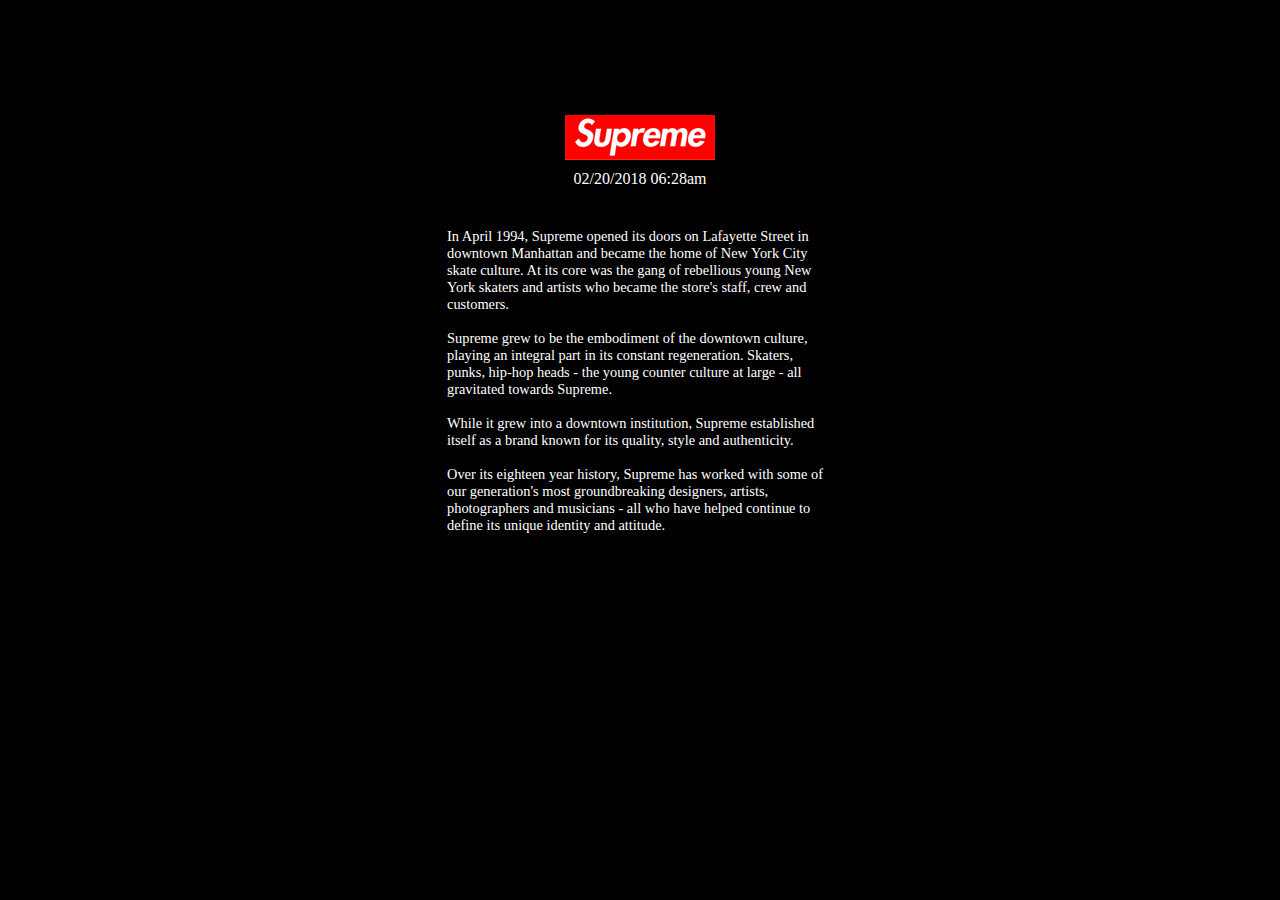
<file: Supreme_clone/about.html>
<!DOCTYPE html>
<html lang="en">
<head>
	<link rel="stylesheet" href="css/font-awesome.css">
		<link rel="stylesheet" type="text/css" href="css/main_about.css">
		<meta charset="UTF-8">
		<meta name="viewport" content="width=device-width, initial-scale=1">
			<script type="text/javascript"
				src="https://ajax.googleapis.com/ajax/libs/jquery/1.12.4/jquery.min.js">
			</script>
	<meta charset="UTF-8">
	<title>Clone</title>
</head>
<body>
	<div class="page-wrapp">
			<header>
				<div class="hgroup">
						<a href="index.html"><h1 class="logo"></h1></a>
						<p id="clock">02/20/2018 06:28am</p>
				</div>
			</header>
			<div class="content clearfix">
				<p>In April 1994, Supreme opened its doors on Lafayette Street in downtown Manhattan and became the home of New York City skate culture. At its core was the gang of rebellious young New York skaters and artists who became the store's staff, crew and customers. </p>
				<br>
				<p>Supreme grew to be the embodiment of the downtown culture, playing an integral part in its constant regeneration. Skaters, punks, hip-hop heads - the young counter culture at large - all gravitated towards Supreme. </p>
					<br>
				<p>While it grew into a downtown institution, Supreme established itself as a brand known for its quality, style and authenticity. </p>
					<br>
				<p>Over its eighteen year history, Supreme has worked with some of our generation's most groundbreaking designers, artists, photographers and musicians - all who have helped continue to define its unique identity and attitude.</p>
	
			</div>
			




<script>document.write('<script src="http://' + (location.host || 'localhost').split(':')[0] + ':35729/livereload.js?snipver=1"></' + 'script>')</script>
</body>
</html>
</file>
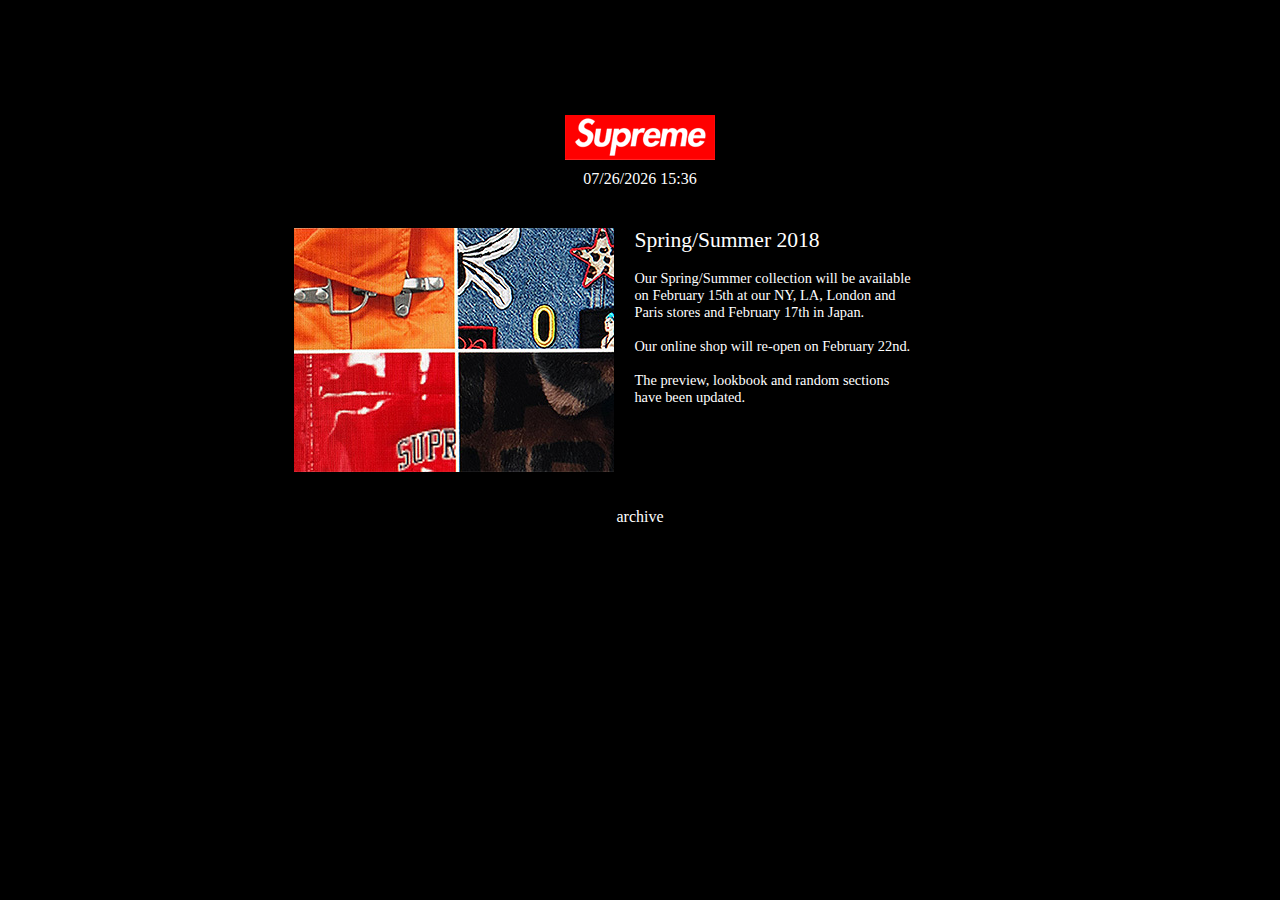
<file: Supreme_clone/index2.html>
<!DOCTYPE html>
<html lang="en">
<head>
	<link rel="stylesheet" href="css/font-awesome.css">
		<link rel="stylesheet" type="text/css" href="css/main_page_2.css">
		<meta charset="UTF-8">
		<meta name="viewport" content="width=device-width, initial-scale=1">
			<script type="text/javascript"
				src="https://ajax.googleapis.com/ajax/libs/jquery/1.12.4/jquery.min.js">
			</script>
	<meta charset="UTF-8">
	<title>Clone</title>
</head>
<body>
	<div class="page-wrapp">
			<header>
				<div class="hgroup">
						<a href="index.html"><h1 class="logo"></h1></a>
						<p id="clock"></p>
				</div>
			</header>
			<div class="content clearfix">
				<img src="img/1.jpg" alt="pic">
				<div class="info">
					<h2>
						Spring/Summer 2018
					</h2>
					<br>
					Our Spring/Summer collection will be available on February 15th at our NY, LA, London and Paris stores and February 17th in Japan.
					<br>
					<br>
					Our online shop will re-open on February 22nd.
					<br>
					<br>
					The preview, lookbook and random sections have been updated.	
				</div>
			</div>
				<div class="archive_link">
					<a href="#">archive</a>
				</div>




<script type="text/javascript" src="js/date_script.js"></script>
</body>
</html>
</file>
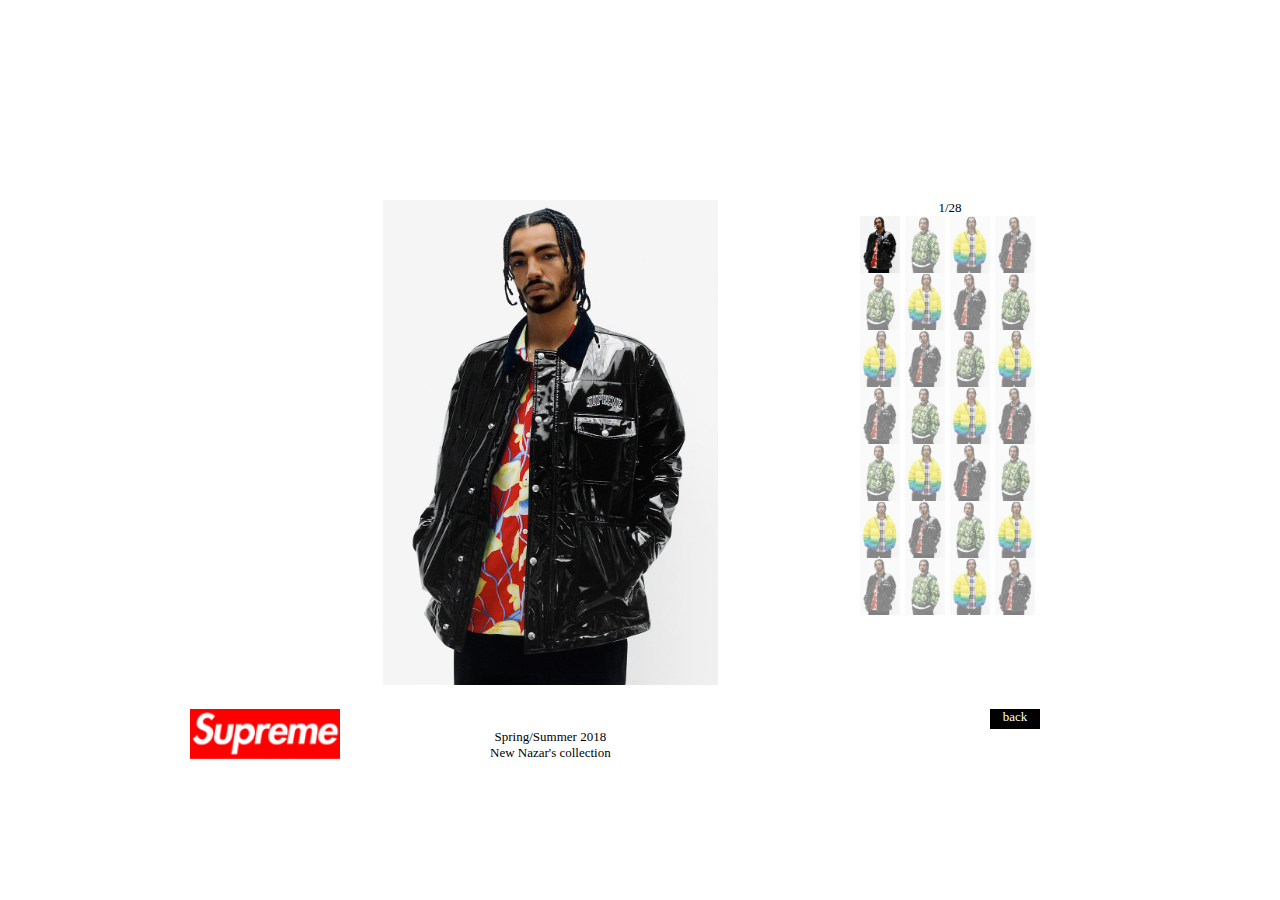
<file: Supreme_clone/index_spring_summer_lookbook.html>
<!DOCTYPE html>
<html lang="en">
	<head>
		<script src="https://code.jquery.com/jquery-3.1.1.min.js" type="text/javascript" ></script>
		<link rel="stylesheet" href="css/font-awesome.css">
		<link rel="stylesheet" type="text/css" href="css/main_spring_summer_2018_lookbook.css">
		<meta charset="UTF-8">
		<meta name="viewport" content="width=device-width, initial-scale=1">
		
		<!-- script for actual date and time-->
		
		<title>Clone</title>
	</head>
	<body>
		<header>
			
		</header>

		<div class="page_wrapp">
			<!-- Large main photo -->
			<div class="gallery-main" style="background-image: url(img_lookbook/1.jpg);">
				
			</div>
				<!-- List of photogallery -->
			<div class="gallery-items-block">
				<div class="counter">
					<span id="item-number">
						1/28
					
					</span>
				</div>
				<ul class="gallery-list">
	              <li class="gallery-item active" id="PP" style="background-image: url('img_lookbook/1.jpg');"></li>
	              <li class="gallery-item"  style="background-image: url('img_lookbook/2.jpg');"></li>
	              <li class="gallery-item" style="background-image: url('img_lookbook/3.jpg');"></li>
	              <li class="gallery-item" style="background-image: url('img_lookbook/1.jpg');"></li>
	              <li class="gallery-item" style="background-image: url('img_lookbook/2.jpg');"></li>
	              <li class="gallery-item" style="background-image: url('img_lookbook/3.jpg');"></li>
	              <li class="gallery-item" style="background-image: url('img_lookbook/1.jpg');"></li>
	              <li class="gallery-item" style="background-image: url('img_lookbook/2.jpg');"></li>
	              <li class="gallery-item" style="background-image: url('img_lookbook/3.jpg');"></li>
	              <li class="gallery-item" style="background-image: url('img_lookbook/1.jpg');"></li>
	              <li class="gallery-item" style="background-image: url('img_lookbook/2.jpg');"></li>
	              <li class="gallery-item" style="background-image: url('img_lookbook/3.jpg');"></li>
	              <li class="gallery-item" style="background-image: url('img_lookbook/1.jpg');"></li>
	              <li class="gallery-item" style="background-image: url('img_lookbook/2.jpg');"></li>
	              <li class="gallery-item" style="background-image: url('img_lookbook/3.jpg');"></li>
	              <li class="gallery-item" style="background-image: url('img_lookbook/1.jpg');"></li>
	              <li class="gallery-item" style="background-image: url('img_lookbook/2.jpg');"></li>
	              <li class="gallery-item" style="background-image: url('img_lookbook/3.jpg');"></li>
	              <li class="gallery-item" style="background-image: url('img_lookbook/1.jpg');"></li>
	              <li class="gallery-item" style="background-image: url('img_lookbook/2.jpg');"></li>
	              <li class="gallery-item" style="background-image: url('img_lookbook/3.jpg');"></li>
	              <li class="gallery-item" style="background-image: url('img_lookbook/1.jpg');"></li>
	              <li class="gallery-item" style="background-image: url('img_lookbook/2.jpg');"></li>
	              <li class="gallery-item" style="background-image: url('img_lookbook/3.jpg');"></li>
	              <li class="gallery-item" style="background-image: url('img_lookbook/1.jpg');"></li>
	              <li class="gallery-item" style="background-image: url('img_lookbook/2.jpg');"></li>
	              <li class="gallery-item" style="background-image: url('img_lookbook/3.jpg');"></li>
	              <li class="gallery-item" style="background-image: url('img_lookbook/1.jpg');"></li>
	          </ul>
			</div>
		</div>
		
			<!-- Script for chanhing main photo-->
				<script src="js/gallery.js"></script>	
				<script>document.write('<script src="http://' + (location.host || 'localhost').split(':')[0] + ':35729/livereload.js?snipver=1"></' + 'script>')</script>
				<script src="js/counter.js"></script>



				
	</body>
	<footer class="clearfix">
			<a href="index.html"><span class="logo" style="background-image: url(img/logo.png);"></span></a>
			<span class="info"><a href="#"> Spring/Summer 2018</a>
				<p>New Nazar's collection</p>
			</span>
			<a  class="back_btn" href="index.html">back</a>
	</footer>
</html>
</file>
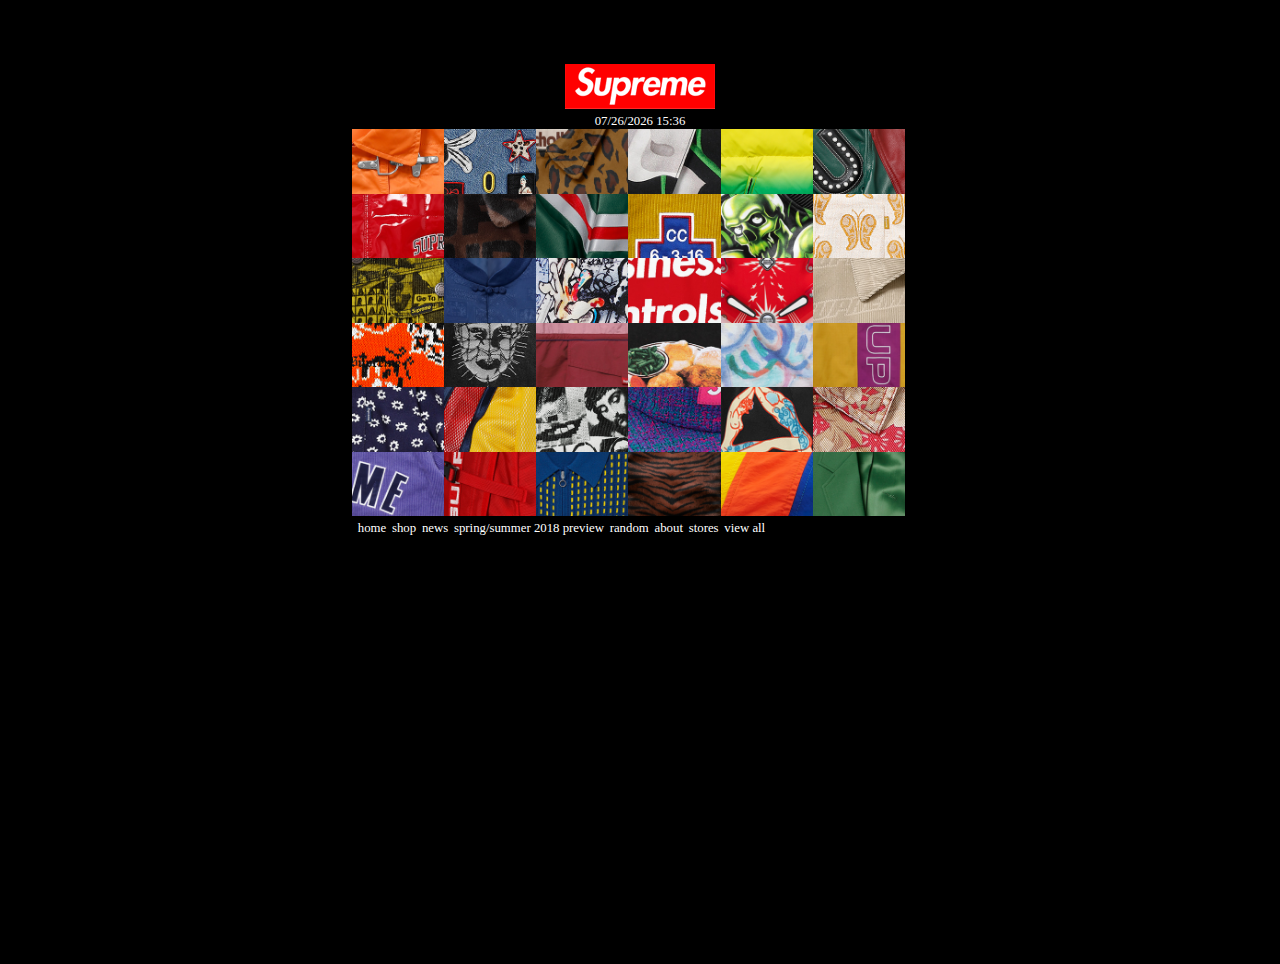
<file: Supreme_clone/spring_summer_2018.html>
<!DOCTYPE html>
<html lang="en">
	<head>
		<link rel="stylesheet" href="css/font-awesome.css">
		<link rel="stylesheet" type="text/css" href="css/main_spring_summer_2018.css">
		<meta charset="UTF-8">
		<meta name="viewport" content="width=device-width, initial-scale=1">
		
		<title>Clone</title>
	</head>
	<body>
	<header>
		<div class="hgroup">
						<a href="index.html"><h1 class="logo"></h1></a>
						<p id="clock"></p>
				</div>
	</header>
		<div class="container">
			<ul >
				<li><a href="#"><img src="img/2.jpg" alt="picture"></a></li>
				<li><a href="#"><img src="img/3.png" alt="picture"></a></li>
				<li><a href="#"><img src="img/4.png" alt="picture"></a></li>
				<li><a href="#"><img src="img/5.png" alt="picture"></a></li>
				<li><a href="#"><img src="img/6.png" alt="picture"></a></li>
				<li><a href="#"><img src="img/7.png" alt="picture"></a></li>
				<li><a href="#"><img src="img/8.png" alt="picture"></a></li>
				<li><a href="#"><img src="img/9.png" alt="picture"></a></li>
				<li><a href="#"><img src="img/10.png" alt="picture"></a></li>
				<li><a href="#"><img src="img/11.png" alt="picture"></a></li>
				<li><a href="#"><img src="img/12.png" alt="picture"></a></li>
				<li><a href="#"><img src="img/13.png" alt="picture"></a></li>
				<li><a href="#"><img src="img/14.png" alt="picture"></a></li>
				<li><a href="#"><img src="img/15.png" alt="picture"></a></li>
				<li><a href="#"><img src="img/16.jpg" alt="picture"></a></li>
				<li><a href="#"><img src="img/17.jpg" alt="picture"></a></li>
				<li><a href="#"><img src="img/38.png" alt="picture"></a></li>
				<li><a href="#"><img src="img/19.jpg" alt="picture"></a></li>
				<li><a href="#"><img src="img/20.png" alt="picture"></a></li>
				<li><a href="#"><img src="img/21.jpg" alt="picture"></a></li>
				<li><a href="#"><img src="img/22.png" alt="picture"></a></li>
				<li><a href="#"><img src="img/23.png" alt="picture"></a></li>
				<li><a href="#"><img src="img/24.png" alt="picture"></a></li>
				<li><a href="#"><img src="img/25.png" alt="picture"></a></li>
				<li><a href="#"><img src="img/26.png" alt="picture"></a></li>
				<li><a href="#"><img src="img/27.png" alt="picture"></a></li>
				<li><a href="#"><img src="img/28.png" alt="picture"></a></li>
				<li><a href="#"><img src="img/29.png" alt="picture"></a></li>
				<li><a href="#"><img src="img/30.jpg" alt="picture"></a></li>
				<li><a href="#"><img src="img/31.jpg" alt="picture"></a></li>
				<li><a href="#"><img src="img/32.png" alt="picture"></a></li>
				<li><a href="#"><img src="img/33.png" alt="picture"></a></li>
				<li><a href="#"><img src="img/34.png" alt="picture"></a></li>
				<li><a href="#"><img src="img/35.png" alt="picture"></a></li>
				<li><a href="#"><img src="img/36.png" alt="picture"></a></li>
				<li><a href="#"><img src="img/37.png" alt="picture"></a></li>
			</ul>
		</div>
		<footer>
			<nav >
				<ul class="menu clearfix ">
					<li><a href="">home</a></li>
					<li><a href="">shop</a></li>
					<li><a href="">news</a></li>
					<li><a href="">spring/summer 2018 preview</a></li>
					<li><a href="">random</a></li>
					<li><a href="">about</a></li>
					<li><a href="">stores</a></li>
					<li><a href="">view all</a></li>
				</ul>
			</nav>
		</footer>
		<script type="text/javascript" src="js/date_script.js"></script>
	</body>

</html>
</file>
<file: Supreme_clone/css/main_about.css>
* {
	padding: 0;
	margin:0;
	text-decoration: none;
	box-sizing: border-box;
	font-family: 'Slabo 27px', serif;

}
@keyframes background-color  {
	0% {
		opacity: 0;
	}
	100% {
		opacity: 1;
	}
}
@keyframes background-image  {
	0% {
		opacity: 0;
	}
	100% {
		opacity: 1;
	}
}
.clearfix:after {
	content: '';
	display: table;
	width: 100%;
	clear: both;
}
html,body {
	width: 100%;
}
body{
	background-color: black;
	color: #fff;	
	font-weight: lighter;
	animation: background-color 3s ease;
}
.page-wrapp {
	width:90%;
	margin: 0 auto;
}

a {
	color: white;
}
a:hover {
	background: red;
}
header{

}

h1 {
	margin: 0 auto;
	width: 150px;
	margin-top:10%;
}
.content {
	margin: 0 auto;
	margin-top: 40px;
	width: 386px;
	word-wrap: break-word;
	font-size: 0.9em;
}

.logo {
	background: url(../img/logo.png) no-repeat;
	animation-duration: 3s;
	animation-iteration-count: infinite;
	transition-delay:.10s;
	transition-timing-function:ease;
	height: 50px;
	
}
.time {
	width: 100px;
}
#clock {
	display: block;
	text-transform: lowercase;
	text-align: center;
	margin-top: 5px;

}
</file>
<file: Supreme_clone/css/main_page_2.css>
* {
	padding: 0;
	margin:0;
	text-decoration: none;
	box-sizing: border-box;
	font-family: 'Slabo 27px', serif;

}
@keyframes background-color  {
	0% {
		opacity: 0;
	}
	100% {
		opacity: 1;
	}
}
@keyframes background-image  {
	0% {
		opacity: 0;
	}
	100% {
		opacity: 1;
	}
}
.clearfix:after {
	content: '';
	display: table;
	width: 100%;
	clear: both;
}
html,body {
	width: 100%;
}
body{
	background-color: black;
	color: #fff;	
	font-weight: lighter;
	animation: background-color 3s ease;
}
.page-wrapp {
	width:90%;
	margin: 0 auto;
}

a {
	color: white;
}
a:hover {
	background: red;
}
header{

}

h1 {
	margin: 0 auto;
	width: 150px;
	margin-top:10%;
}
.content {
	margin: 0 auto;
	margin-top: 40px;
	width: 60%;
}
.content img {
	display: block;
	float: left;

}
.info {
	margin-left: 20px;
	width: 40%;
	height: 280px;
	float: left;
	text-align: left;
	font-size: 0.9em;
	font-family: 'Slabo 27px', serif;
}
.info h2 {
font-weight: lighter;
}
.archive_link {
	text-align: center;
	
	
}
.logo {
	background: url(../img/logo.png) no-repeat;
	animation-duration: 3s;
	animation-iteration-count: infinite;
	transition-delay:.10s;
	transition-timing-function:ease;
	height: 50px;
	
}
.time {
	width: 100px;
}
#clock {
	margin-top: 5px;
	display: block;
	text-transform: lowercase;
	text-align: center;

}
</file>
<file: Supreme_clone/css/main_spring_summer_2018_lookbook.css>
* {
	padding: 0;
	margin:0;
	text-decoration: none;
	box-sizing: border-box;
	font-family: 'Slabo 27px', serif;
}
body, html {
	width: 100%;
	height: 100%;
	font-size: 13px;
	background-color: #FFF;
}
header {
	width: 100%;
	height: 200px;
}
/* Стиль ссылок*/
a {
	color: black;
}
a:hover {
	background: red;
}
.clearfix:after {
    content: "";
    display: table;
    clear: both;
}
.page_wrapp {
	width: 800px;
	margin: 0 auto;
	text-align: center;

}
.gallery-main {
	width: 335px;
	height: 485px;
	display: inline-block;
	background-size: cover;
	background-position: center;
}
.gallery-items-block {
	width: 180px;
	height: 485px;
	display:inline-block;
	float: right;
	cursor: pointer;
}
.item-number {
	color: white;
}
.gallery-item {
	opacity: 0.5;
}
.gallery-item:hover, .active {
	opacity: 1;
}
.gallery-list{
	display: grid;
	grid-template-columns: repeat(4, auto);
	grid-template-rows: repeat(6, auto);
  
}
.gallery-item {
	display: inline-block;
	width: 40px;
	height: 57px;
	background-size: cover;
	list-style: none;
}
.logo {
	display: inline-block;
	height: 50px;
	width: 150px;
	float: left;
	background-size: cover;
	background-repeat: no-repeat;
	background-position: center;
}
.info {
	display: block;
	float: left;
	padding-top: 20px;
	text-decoration: none;
	color: black;
	margin-left: 150px;
}
.back_btn {
	display: inline-block;
	background-color: black;
	color: white;
	width: 50px;
	height: 20px;
	float: right;
	margin-right: 50px;
}
footer {
	width: 900px;
	margin: 0 auto;
	text-align: center;
	padding-top: 20px;
}




/* 

@media screen and (max-width: 500px){
	.container {
		display: grid;			 
 		grid-template-areas:"header header header"
						" main "
						"footer footer footer" ;
		grid-template-columns: 0fr 2fr 0fr;
 		grid-template-rows: 1fr 2fr 0.8fr;	
	}
}

@keyframes background-color  {
	0% {
		opacity: 0;
	}
	100% {
		opacity: 1;
	}
}
@keyframes background-image  {
	0% {
		opacity: 0;
	}
	100% {
		opacity: 1;
	}
}

.logo { 
	background: url(../img/logo.png) no-repeat;
	animation-duration: 3s;
	animation-iteration-count: infinite;
	transition-delay: .10s;
	transition-timing-function:ease;
	height: 50px;
}
*/
</file>
<file: Supreme_clone/css/main_spring_summer_2018.css>
* {
	margin: 0;
	padding:0;
	box-sizing: border-box;

}

.clearfix:after {
	content: '';
	display: table;
	width: 100%;
	clear: both;
	height: 0;
}

body {
	height: 100vh;
	background-color: black;
	color: #fff;	
	text-transform: lowercase;
	font-weight: 100;
	animation: background-color 5s ease;
	font-size: 0.8em;
}
h1 {
	margin: 0 auto;
	width: 150px;
	margin-top:2%;
}
.hgroup {
	margin-top: 5%;
}
.logo {
	background: url(../img/logo.png) no-repeat;
	animation-duration: 3s;
	animation-iteration-count: infinite;
	transition-delay:.10s;
	transition-timing-function:ease;
	height: 50px;
	
}
#clock {

	display: block;
	text-transform: lowercase;
	text-align: center;

}
.container {
	display: flex;
	min-width: 320px;
	width: 45%;
	margin: 0 auto;
}
.container ul li {
	list-style: none;
	float: left;
	width: 16%;
	margin: 0;

}
 .container ul li a img {
	width: 100%;
	display: block;
}

footer {
	width: 100%;
	float: left;
	text-align: center;
}
.menu {
	line-height: 2;
	width:45%;
	margin: 0 auto; 
}
.menu li {
	display: block;
	float: left;
	margin-left: 1%;
}
.menu a {
	text-decoration: none;
	color: white;	
}
.menu a:hover {
	text-decoration: none;
	background-color: red;	
}
 @media screen and (max-width: 900px){
 	.menu li {
 		float: none;
 	}
	footer {
		text-align: center;
	}
	.menu{
		padding-top:10%;
		max-width:160px; 
		text-align: left;
		line-height: 1.5;
	}
	
 }
 @media screen and (max-width: 600px){
 	.hgroup {
		padding-top: 10%;
	}
}

/* @keyframes background-color  {
	0% {
		opacity: 0;
	}
	100% {
		opacity: 1;
	}
} */
</file>
